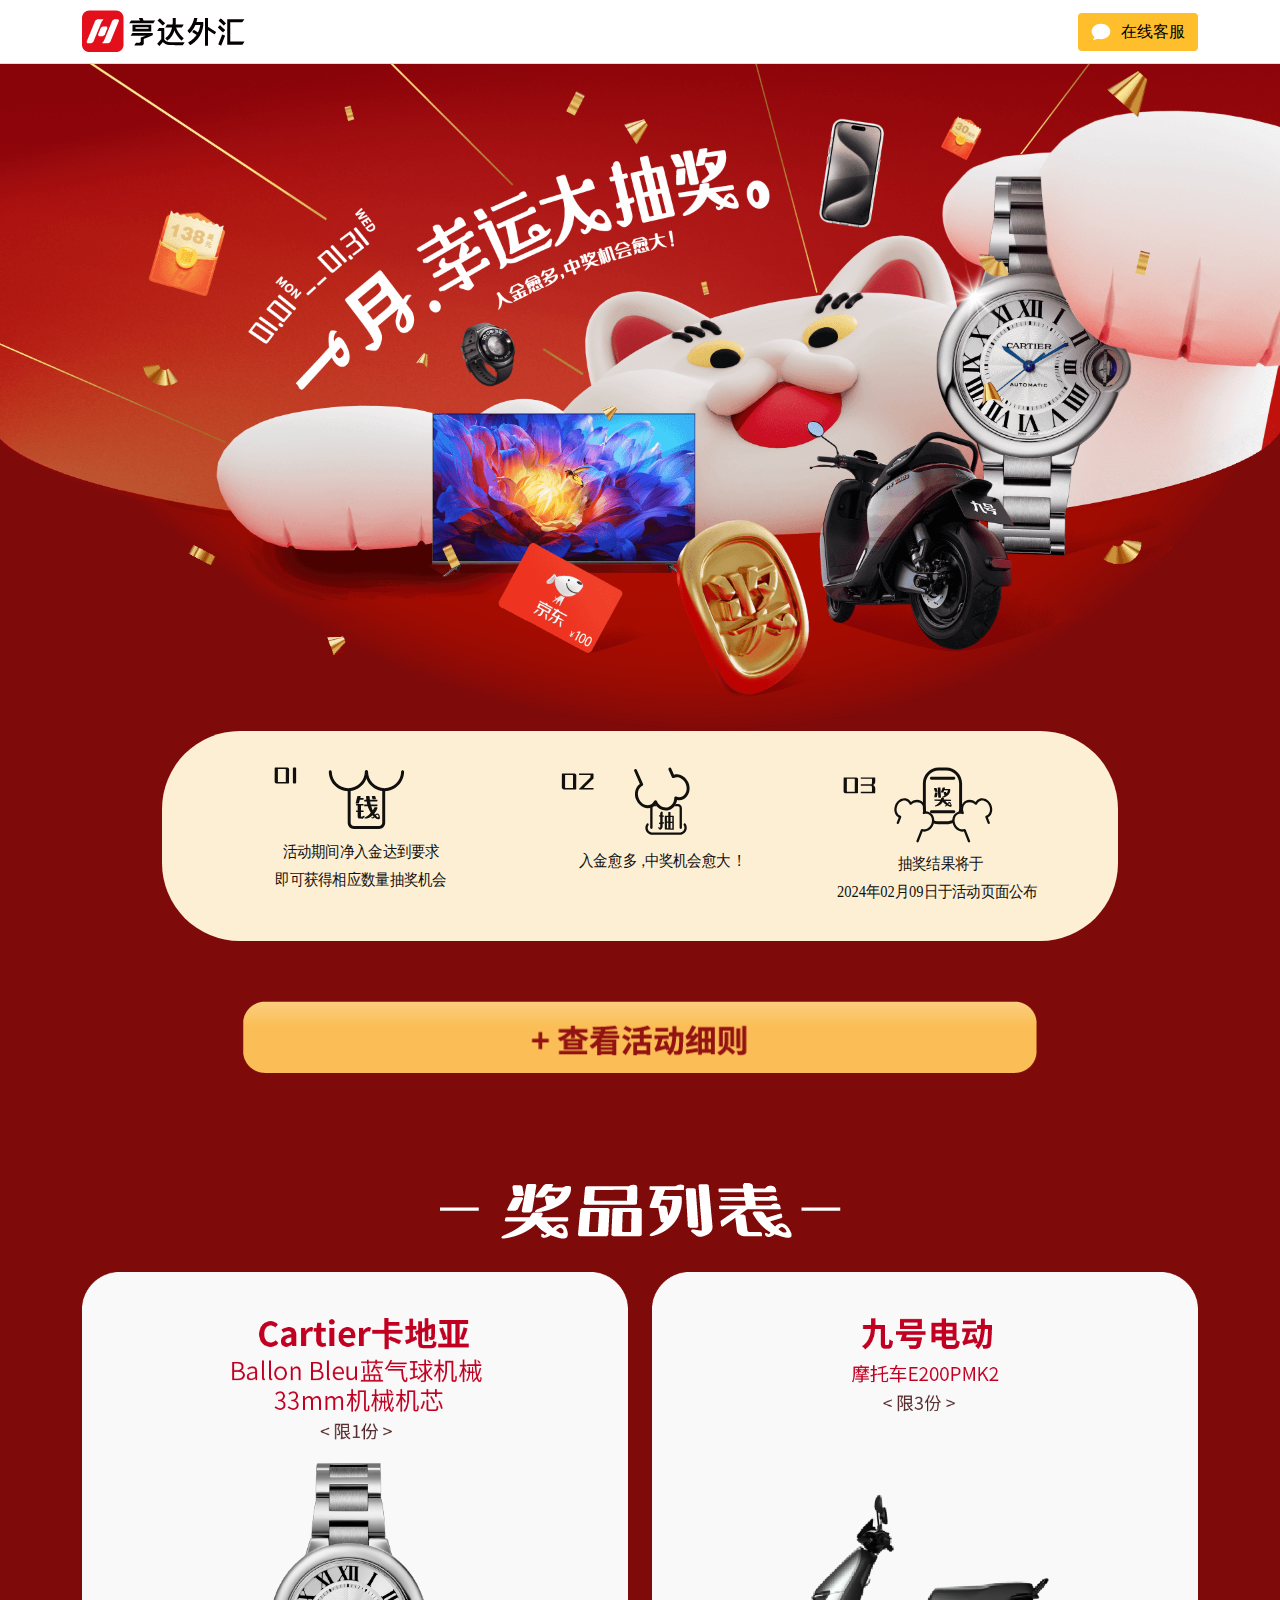
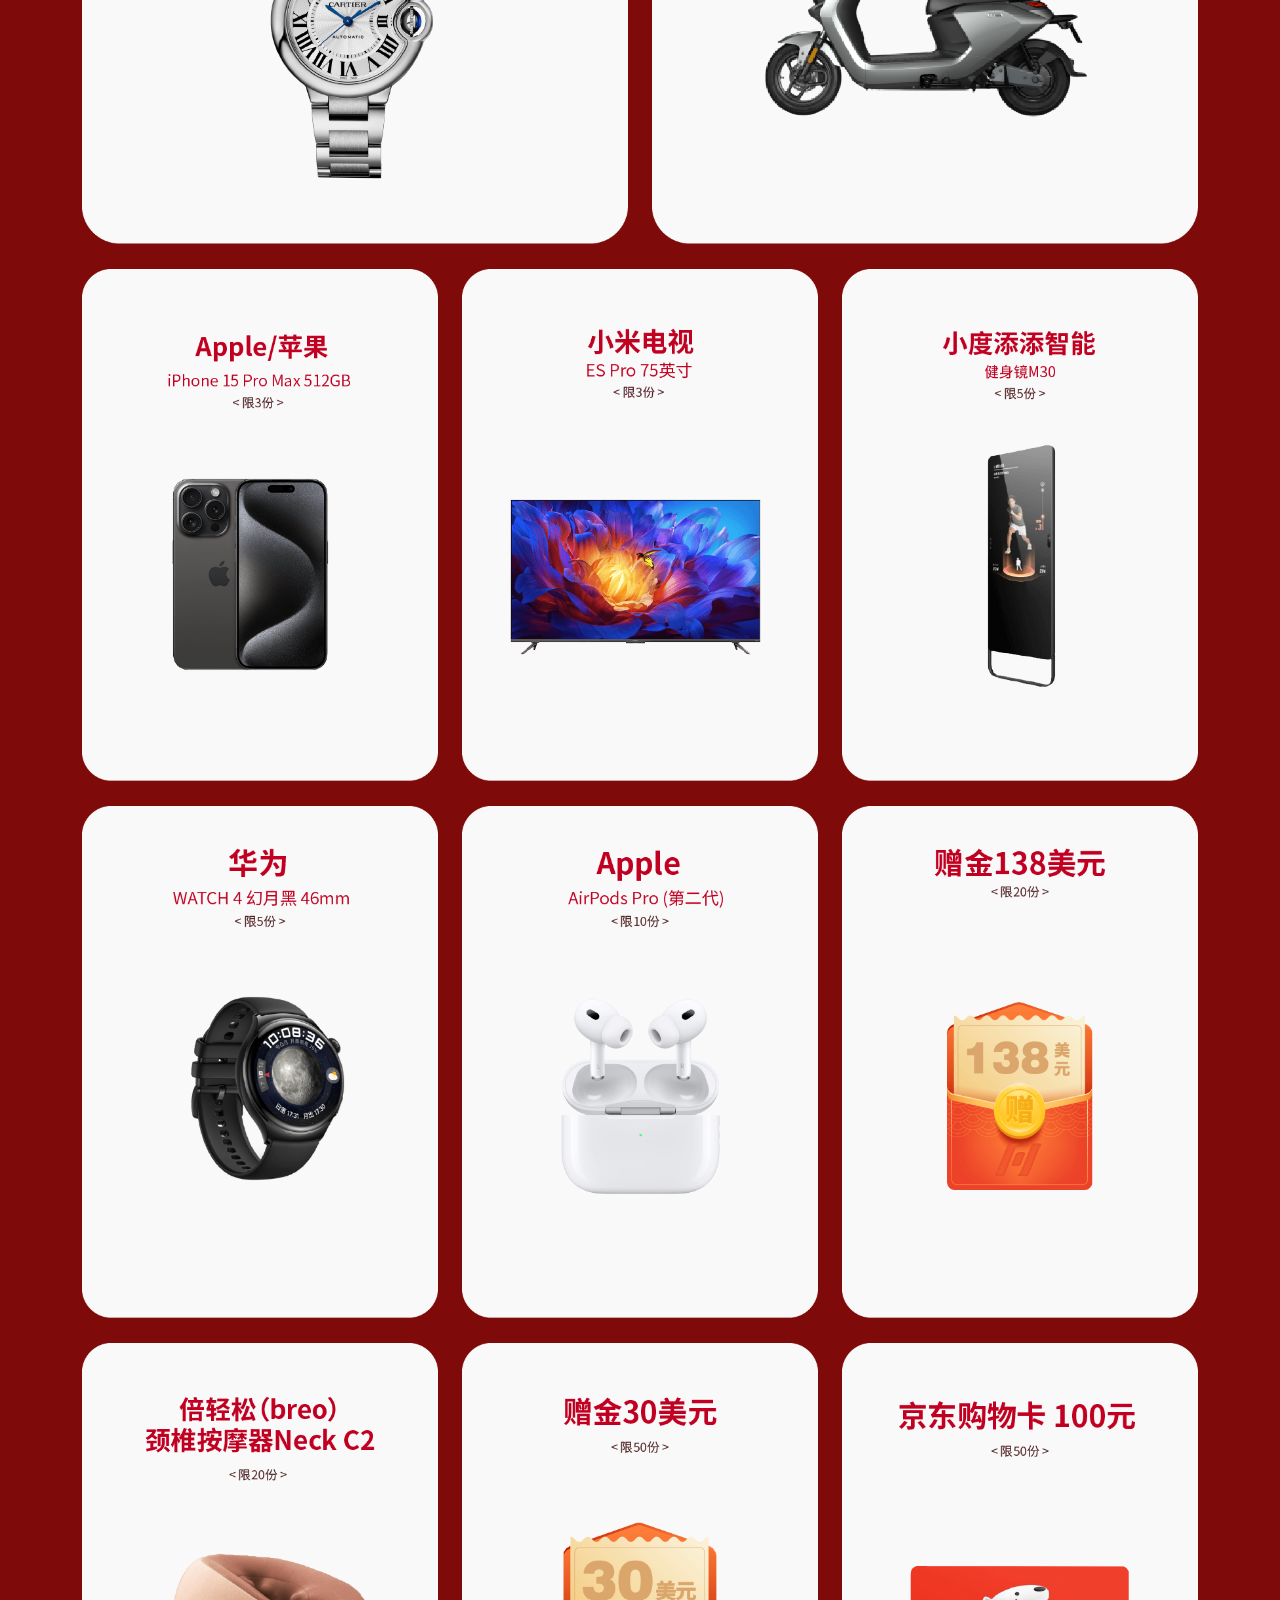
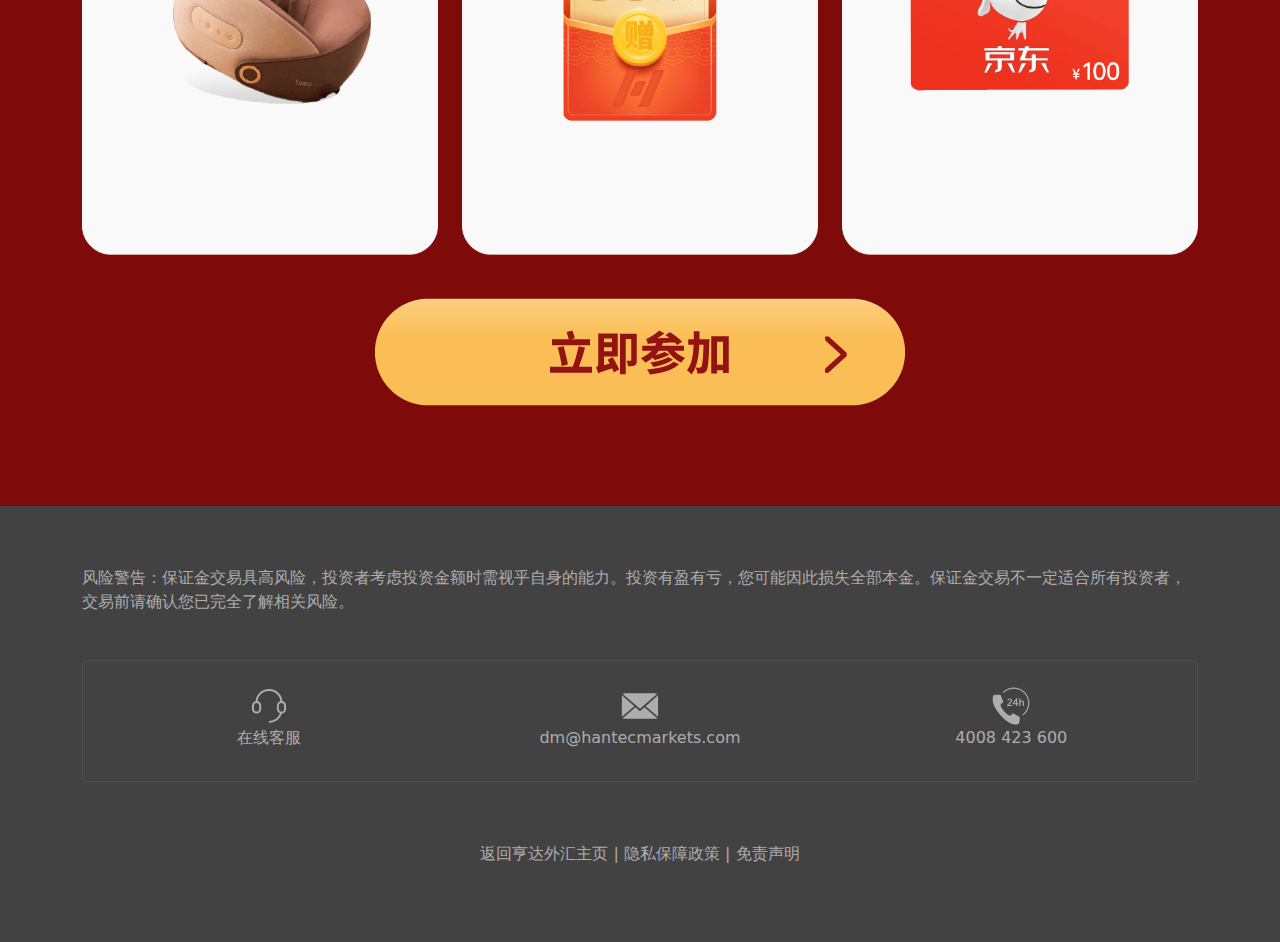
<file: index.html>
<!DOCTYPE html>
<html lang="sc">

<head>
    <meta charset="utf-8" />
    <meta name="viewport" content="width=device-width, initial-scale=1, shrink-to-fit=no" />
    <link rel="stylesheet" href="assets/css/bootstrap.min.css" />
    <link rel="stylesheet" href="assets/css/main.css" />
    <script src="assets/js/bootstrap.min.js"></script>
    <title>亨达外汇 - 1月入金抽奖活动</title>
</head>

<body>
    <!--header-->
    <div class="header sticky-md-top">
        <div class="container">
            <div class="row d-flex align-items-center">
                <div class="col-6">
                    <a class="logo" target="_blank" href="https://www.hantec-au123.com"><img class="img-fluid" src="assets/images/logo.png" alt="logo" /></a>
                </div>
                <div class="col-6 d-flex justify-content-end">
                    <a class="btn header-btn" href="javascript:void(window.open('https://livechat.hantecgroup.com/chat/chatClient/chatbox.jsp?companyID=8972&configID=19&skillId=3&enterurl=https%3A%2F%2Flivechat.hantec.com%2Fchat%2Fpreview.jsp%3Fid%3D8972&k=1','','width=760,height=500,left=0,top=0,resizable=yes,menubar=no,location=no,status=yes,scrollbars=yes'))"><img src="assets/images/contact-icon-01f.svg" /> &nbsp;在线客服</a>
                </div>
            </div>
        </div>
    </div>

    <!--banner-->
    <div class="banner">
        <div class='container-fluid'>
            <div class='row'>
                <div class='c'>
                    <img src="assets/images/banner-bg.png" class='img-fluid banner-bg'>
                    <img src="assets/images/banner-bg-m.jpg" class='img-fluid banner-bg-m'>
                </div>
            </div>
        </div>
    </div>

    <!--step-->
    <div class="step">
        <div class="container">
            <div class="row text-center">
                <div class="col-12 text-center">
                    <div class="cardf">
                        <img class="step-pc" src="assets/images/step.svg" />
                        <img class="step-m" src="assets/images/step-m.svg" />
                        <div class="abb">
                            <img class="btn-rules" data-bs-toggle="modal" data-bs-target="#rules" src="assets/images/btn-rules.png" />
                        </div>
                    </div>
                </div>
            </div>
        </div>
    </div>

    <!-- Modal -->
    <div class="modal fade" id="rules" tabindex="-1" aria-labelledby="exampleModalLabel" aria-hidden="true">
        <div class="modal-dialog modal-xl">
            <div class="modal-content">
                <div class="modal-header">
                    <h4 class="modal-title" id="exampleModalLabel"><span>活动细则</span></h4>
                    <button type="button" class="btn-close" data-bs-dismiss="modal" aria-label="Close"></button>
                </div>
                <div class="modal-body">
                    <ol class="inner-txt">
                        <li>活动时间：2024年1月1日至1月31日。</li>
                        <li>活动对象：所有亨达外汇客户。</li>
                        <li>
                            活动内容：活动期间内，客户净入金达到活动要求，即可获得相应数量抽奖机会，入金愈多，中奖机会愈大！
                        </li>
                        <li>
                            获得抽奖卷计算方式： 净入金达3000USD，可获 1次抽奖机会；净入金达6000USD，可获 2次抽奖机会；净入金达9000USD，可获 4次抽奖机会；净入金达15000USD，可获 7次抽奖机会；净入金达20000USD，可获 10次抽奖机会；净入金达30000USD，可获 15次抽奖机会；净入金达40000USD，可获 20次抽奖机会。
                        </li>
                        <li>
                            客户需在活动页面内点击”立即参加”按钮，并向客服登记后方可获得参加此次活动资格。活动期间内任何时间均可登记参加此活动，活动期间内的所有入金均会被计算。
                        </li>
                        <li>幸运抽奖将在2024年2月9日进行，我们将从所有参与抽奖活动的客户当中，随机抽出奖品得奖者，随后将会联系中奖客户。</li>
                        <li>奖品将于活动结束后30个工作天内统一寄送。</li>
                        <li>如因奖品缺货，亨达外汇将会安排同类型及同等价值的产品作为补偿，有关货品差价并不会退还。</li>
                        <li>
                            亨达外汇并不提供礼品的选色服务，如有特别要求，亨达外汇只会尽量满足，并不保证能提供指定颜色的礼品。
                        </li>
                        <li>亨达外汇并非奖品的供货商，对奖品质量问题及运输过程中的损毁问题恕不承担任何责任。</li>
                        <li>
                            为保障公平性，我们将严格监测作弊行为，一经发现，亨达外汇有权取消其获取奖赏资格及奖品。
                        </li>
                        <li>
                            亨达外汇保留随时修改本条款及细则之权利及取消或终止是次活动，而毋须事先通知。如有任何争议，一切以亨达外汇之决定为最终裁决。如有其他疑问或投诉，请联系客户热线：4008 423 600 / 4001 200 603。
                        </li>
                    </ol>
                </div>
                <div class="modal-footer">
                    <button type="button" class="btn btn-secondary" data-bs-dismiss="modal">关闭</button>
                </div>
            </div>
        </div>
    </div>


    <!-- gift -->
    <div id="gift">
        <div class="container">
            <div class="row">
                <div class="col-12 text-center">
                    <img class="title" src="assets/images/title3.png" />
                </div>
            </div>
            <div class="row">
                <div class="col-12 col-md-6">
                    <img class="gift-img" src="assets/images/gift/1.png" />
                </div>
                <div class="col-12 col-md-6">
                    <img class="gift-img" src="assets/images/gift/2.png" />
                </div>
                <div class="col-6 col-md-4">
                    <img class="gift-img" src="assets/images/gift/3.png" />
                </div>
                <div class="col-6 col-md-4">
                    <img class="gift-img" src="assets/images/gift/4.png" />
                </div>
                <div class="col-6 col-md-4">
                    <img class="gift-img" src="assets/images/gift/5.png" />
                </div>
                <div class="col-6 col-md-4">
                    <img class="gift-img" src="assets/images/gift/6.png" />
                </div>
                <div class="col-6 col-md-4">
                    <img class="gift-img" src="assets/images/gift/7.png" />
                </div>
                <div class="col-6 col-md-4">
                    <img class="gift-img" src="assets/images/gift/8.png" />
                </div>
                <div class="col-6 col-md-4">
                    <img class="gift-img" src="assets/images/gift/9.png" />
                </div>
                <div class="col-6 col-md-4">
                    <img class="gift-img" src="assets/images/gift/10.png" />
                </div>
                <div class="col-6 col-md-4">
                    <img class="gift-img" src="assets/images/gift/11.png" />
                </div>
            </div>
            <div class="row text-center">
                <div class="abc">
                    <a href="javascript:void(window.open('https://livechat.hantecgroup.com/chat/chatClient/chatbox.jsp?companyID=8972&configID=19&skillId=3&enterurl=https%3A%2F%2Flivechat.hantec.com%2Fchat%2Fpreview.jsp%3Fid%3D8972&k=1','','width=760,height=500,left=0,top=0,resizable=yes,menubar=no,location=no,status=yes,scrollbars=yes'))"><img src="assets/images/join-btn.png" /></a>
                </div>
            </div>
        </div>
    </div>

    <!--footer-->
    <div class="footer">
        <div class="container">
            <div class="row">
                <div class="col-12">
                    <p>
                        风险警告：保证金交易具高风险，投资者考虑投资金额时需视乎自身的能力。投资有盈有亏，您可能因此损失全部本金。保证金交易不一定适合所有投资者，交易前请确认您已完全了解相关风险。
                    </p>
                </div>
            </div>
            <div class="row text-center contact">
                <div class="col-4">
                    <a href="javascript:void(window.open('https://livechat.hantecgroup.com/chat/chatClient/chatbox.jsp?companyID=8972&configID=19&skillId=3&enterurl=https%3A%2F%2Flivechat.hantec.com%2Fchat%2Fpreview.jsp%3Fid%3D8972&k=1','','width=760,height=500,left=0,top=0,resizable=yes,menubar=no,location=no,status=yes,scrollbars=yes'))"><img src="assets/images/contact-icon-01.svg" /></a>
                    <p>在线客服</p>
                </div>
                <div class="col-4">
                    <img src="assets/images/contact-icon-04.svg" />
                    <p>dm@hantecmarkets.com</p>
                </div>
                <div class="col-4">
                    <img src="assets/images/contact-icon-02.svg" />
                    <p>4008 423 600</p>
                </div>
            </div>
            <div class="row text-center">
                <div class="col-12">
                    <p>
                        <a target="_blank" href="https://www.hantec-au123.com/">返回亨达外汇主页</a> |
                        <a target="_blank" href="https://www.hantec-au123.com/terms.html#04">隐私保障政策</a> |
                        <a target="_blank" href="https://www.hantec-au123.com/terms.html#02">免责声明</a>
                    </p>
                </div>
            </div>
        </div>
    </div>
</body>

</html>
</file>
<file: assets/css/main.css>
@charset "UTF-8";
html {
    width: 100%;
    overflow-x: hidden;
}

body {
    background: #7f0a0a;
}

.btn-area {
    margin: 60px 0;
}

a {
    color: #333;
    text-decoration: none;
}

a:hover {
    color: #fff;
    text-decoration: none;
}

img {
    max-width: 100%;
    height: auto;
}

ol,
ul {
    padding: 0;
}

.container-fluid {
    padding: 0;
    margin: 0;
}

.title {
    margin: 40px 0 20px 0;
}

.btn2 {
    margin-left: 20px;
    margin-right: 20px;
}


/* header */

.header {
    background: #fff;
    margin: 0;
    padding: 10px 0;
    border-bottom: 1px solid #ddd;
}

.header-btn img {
    width: 20px;
}

.header-btn:hover {
    color: #000;
}

.header-btn {
    background: #ffbf2c;
    color: #000;
}


/* banner */

.banner {
    padding-top: 0px;
}

.banner-bg {
    display: block;
}

.banner-bg-m {
    display: none;
}


/*tree*/

.tree1 {
    position: absolute;
    right: 0px;
    top: 400px;
    z-index: 1;
    display: block;
}

.tree2 {
    position: absolute;
    right: 0px;
    top: 4000px;
    display: block;
}

.tree3 {
    position: absolute;
    left: 0px;
    top: 1600px;
    display: block;
}


/* step */

.cardf {
    padding: 0px 80px 70px 80px;
}

.btn-rules {
    width: 794px;
    margin-top: 60px;
}

.btn-rules:hover {
    cursor: pointer;
}

.req-pc {
    width: 1000px;
    margin: 60px 0;
}

.step-m {
    display: none;
}

.req-m {
    display: none;
}


/* model */

.inner-title {
    font-size: 20px;
    margin-bottom: 10px;
}

.inner-txt {
    padding: 10px 25px;
    line-height: 2;
    font-size: 15px;
}

.inner-txt td {
    line-height: 1.5;
    font-size: 16px;
}

.modal-title span {
    color: #FF6671;
    font-weight: 600;
    margin-left: 10px;
}


/* gift */

#gift {
    margin-bottom: 50px;
}

.gift-img {
    position: relative;
    margin: 12.5px 0;
    z-index: 100;
}

.abc {
    margin: 30px 0 50px 0;
}


/* footer */

.footer {
    background: #424242;
    padding-top: 60px;
    padding-bottom: 60px;
    color: #adadae;
}

.contact {
    padding: 25px 0 15px 0;
    margin: 30px 0 60px 0;
    border: 1px solid #4f4f4f;
    border-radius: 5px;
}

.contact img {
    width: 40px;
}

.footer a {
    color: #adadae;
}

@media (max-width: 767px) {
    .banner {
        padding-top: 0px;
    }
    .title {
        margin: 30px 0 20px 0;
    }
    .btn-area {
        margin: 20px 0;
    }
    #gift {
        padding: 0 0 30px 0;
    }
    .btn-rules {
        width: 80%;
        margin-top: 30px;
    }
    .btn2 {
        margin-left: 0;
        margin-right: 0;
    }
    .banner-bg {
        display: none;
    }
    .banner-bg-m {
        display: block;
    }
    .cardf {
        padding: 20px;
    }
    .step-pc {
        display: none;
    }
    .step-m {
        display: block;
    }
    .req-pc {
        display: none;
    }
    .req-m {
        margin: 20px 0 33px 0;
        display: block;
    }
    .contact {
        display: none;
    }
    .footer {
        padding-top: 30px;
        padding-bottom: 20px;
    }
    .footer p {
        font-size: 0.7rem;
        margin-bottom: 30px;
    }
    .tree1 {
        display: none;
    }
    .tree2 {
        display: none;
    }
    .tree3 {
        display: none;
    }
    .yellow {
        display: none;
    }
    .title {
        padding-left: 25%;
        padding-right: 25%;
    }
    .abc {
        padding-left: 20%;
        padding-right: 20%;
    }
}


/* list*/

.list-title {
    font-size: x-large;
    color: #fff;
    border-radius: 10px;
    background-color: rgb(29, 78, 111);
    padding: 20px;
    margin-bottom: 10px;
}

.list {
    color: #000
}

.list h1 {
    color: #fff;
    font-weight: 800;
    margin: 50px auto;
}

.bg {
    background-color: #FFF3F8;
    padding: 10px;
    margin-bottom: 33px;
    border-radius: 10px;
}

.c {
    display: flex;
    justify-content: center;
}
</file>
